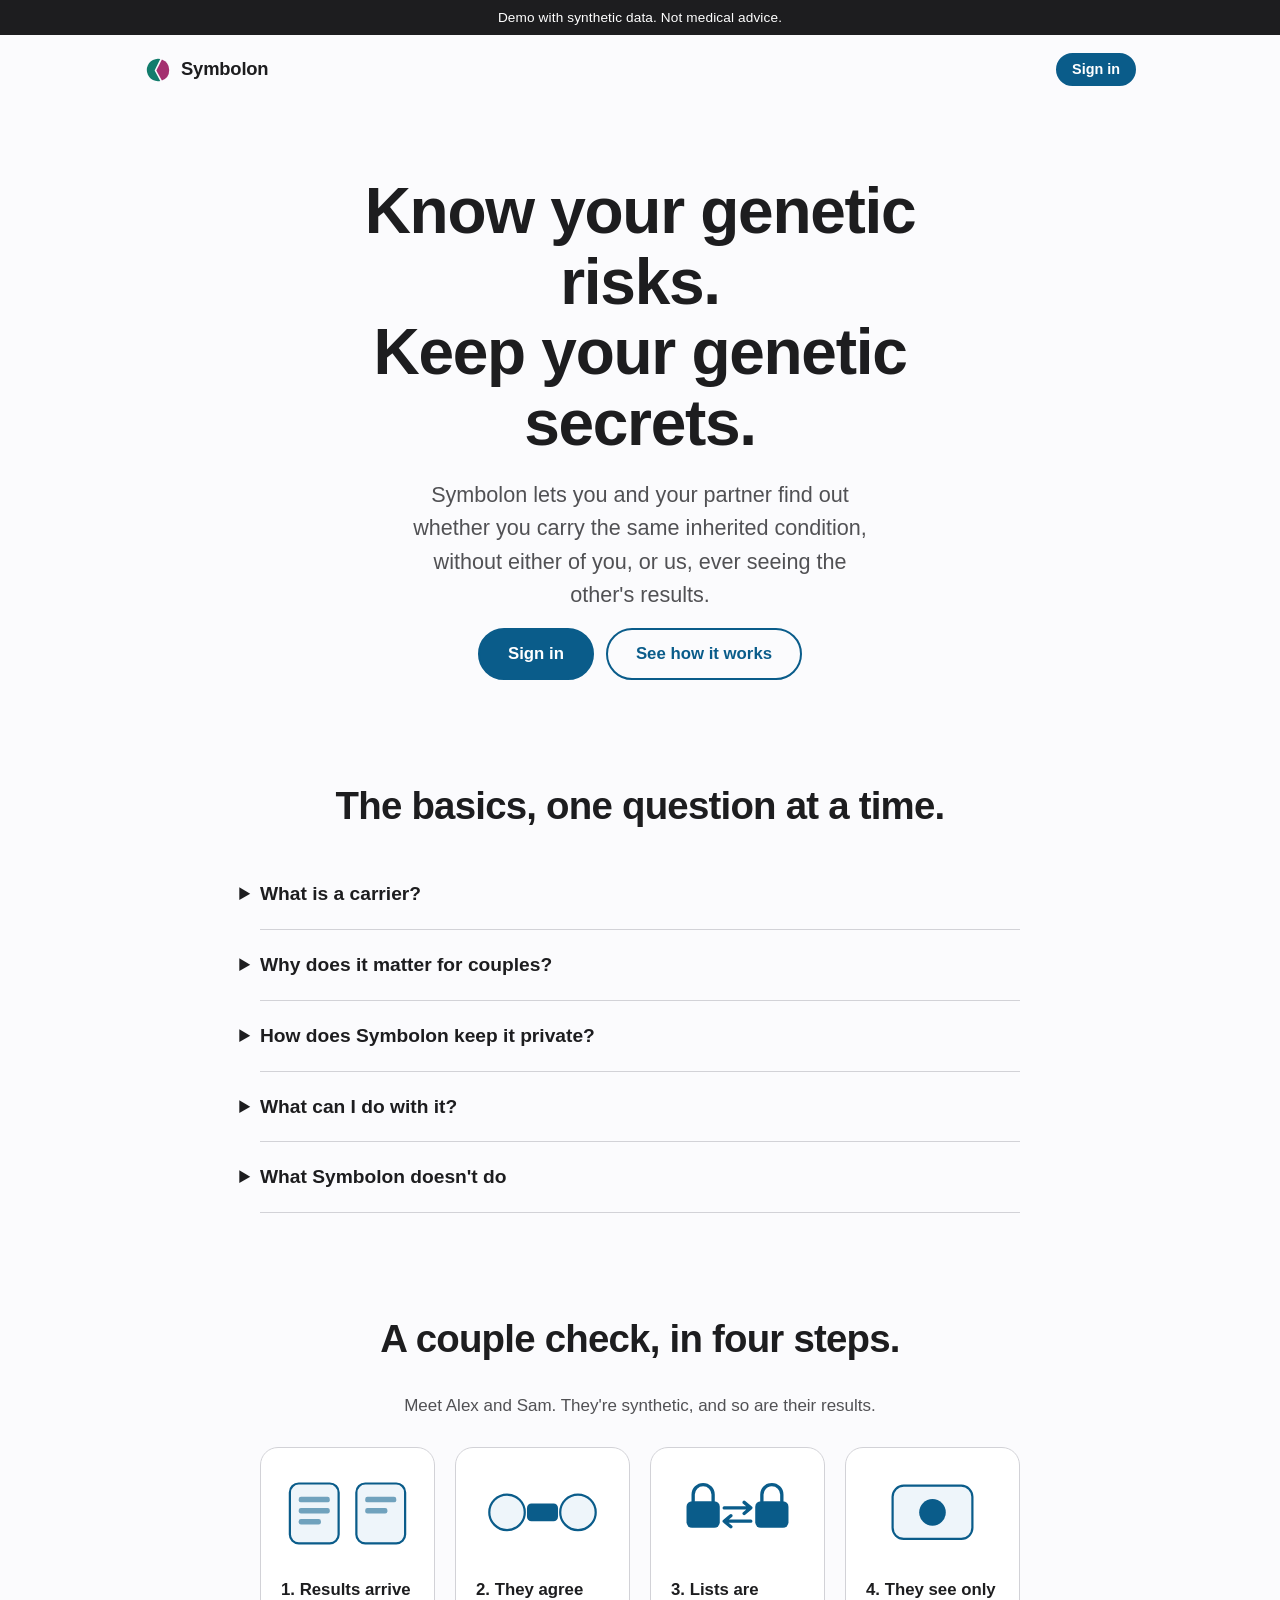
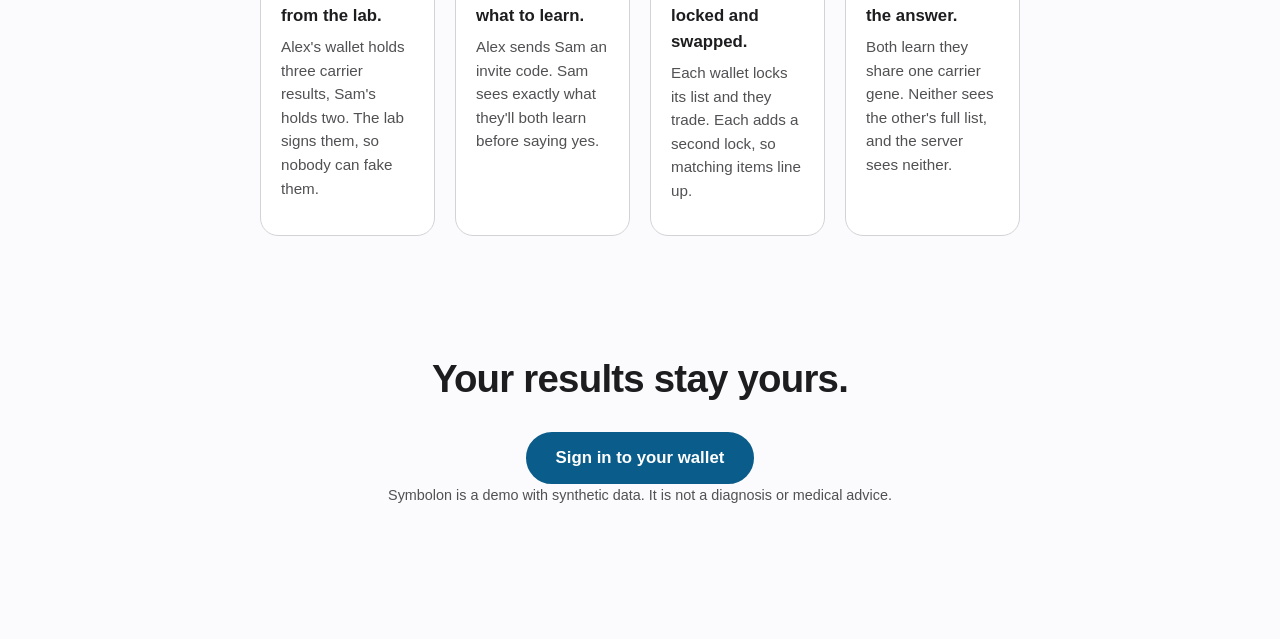
<file: wallet/static/index.html>
<!doctype html>
<html lang="en">
<head>
  <meta charset="utf-8">
  <meta name="viewport" content="width=device-width, initial-scale=1">
  <title>Symbolon: know your genetic risks, keep your genetic secrets</title>
  <link rel="stylesheet" href="styles.css">
  <link rel="icon" href="logo.svg" type="image/svg+xml">
  <!-- Trial links arrive as /#present=<id>; forward them to the signed-in app. -->
  <script src="landing.js"></script>
</head>
<body class="landing">
  <div class="banner" role="note">Demo with synthetic data. Not medical advice.</div>
  <header class="top">
    <span class="brand"><img class="logo" src="logo.svg" alt="" width="28" height="28">Symbolon</span>
    <nav aria-label="Main"><a class="btn small primary" href="/signin">Sign in</a></nav>
  </header>

  <main id="main">
    <section class="hero reveal">
      <h1>Know your genetic risks.<br>Keep your genetic secrets.</h1>
      <p class="hero-sub">Symbolon lets you and your partner find out whether you carry the same inherited condition, without either of you, or us, ever seeing the other's results.</p>
      <div class="actions center">
        <a class="btn primary large" href="/signin">Sign in</a>
        <a class="btn secondary large" href="#how">See how it works</a>
      </div>
    </section>

    <section class="learn reveal" aria-labelledby="learn-title">
      <h2 id="learn-title">The basics, one question at a time.</h2>

      <details>
        <summary>What is a carrier?</summary>
        <div class="answer">
          <p>You have two copies of almost every gene, one from each parent. A carrier has one copy that doesn't work and one that does.</p>
          <p>Carriers are healthy. Most people carry a few of these changes and never know it.</p>
        </div>
      </details>

      <details>
        <summary>Why does it matter for couples?</summary>
        <div class="answer">
          <p>Some conditions only affect a child who gets a non-working copy from both parents. If both partners carry the same gene, each pregnancy has a 25% (1 in 4) chance of a child being affected.</p>
          <p>That is a chance, not a certainty. Options exist, and a genetic counselor can explain them.</p>
        </div>
      </details>

      <details>
        <summary>How does Symbolon keep it private?</summary>
        <div class="answer">
          <p>Picture each of you putting a padlock on every item on your list, then swapping lists. Each of you adds a second padlock to the other's items.</p>
          <p>An item with both padlocks looks the same no matter whose lock went on first. So matching items line up, and nothing is ever unlocked. Your list stays on your device, and the server in the middle only ever sees locked items.</p>
        </div>
      </details>

      <details>
        <summary>What can I do with it?</summary>
        <div class="answer">
          <ul>
            <li><strong>Couple check.</strong> Learn whether you share a carrier gene, either how many or which ones, as you both agree.</li>
            <li><strong>Trial eligibility.</strong> Show a clinical trial one lab-verified finding, and nothing else.</li>
            <li><strong>Later.</strong> The same idea could help with donor matching or community screening.</li>
          </ul>
        </div>
      </details>

      <details>
        <summary>What Symbolon doesn't do</summary>
        <div class="answer">
          <ul>
            <li>It doesn't diagnose anything, and it isn't medical advice.</li>
            <li>It never tells anyone whether to marry or have children.</li>
            <li>"No match" means lower risk for the conditions tested, not zero risk. Conditions that weren't tested aren't covered.</li>
          </ul>
        </div>
      </details>
    </section>

    <section id="how" class="how reveal" aria-labelledby="how-title" tabindex="-1">
      <h2 id="how-title">A couple check, in four steps.</h2>
      <p class="muted center">Meet Alex and Sam. They're synthetic, and so are their results.</p>
      <ol class="walk">
        <li class="walk-step">
          <svg viewBox="0 0 120 80" role="img" aria-label="Two wallets, each holding a list from the lab">
            <rect x="8" y="14" width="44" height="54" rx="8" class="ill-card"/>
            <rect x="68" y="14" width="44" height="54" rx="8" class="ill-card"/>
            <rect x="16" y="26" width="28" height="5" rx="2" class="ill-line"/><rect x="16" y="36" width="28" height="5" rx="2" class="ill-line"/><rect x="16" y="46" width="20" height="5" rx="2" class="ill-line"/>
            <rect x="76" y="26" width="28" height="5" rx="2" class="ill-line"/><rect x="76" y="36" width="20" height="5" rx="2" class="ill-line"/>
          </svg>
          <h3>1. Results arrive from the lab.</h3>
          <p>Alex's wallet holds three carrier results, Sam's holds two. The lab signs them, so nobody can fake them.</p>
        </li>
        <li class="walk-step">
          <svg viewBox="0 0 120 80" role="img" aria-label="An invite code passed from one person to another">
            <circle cx="28" cy="40" r="16" class="ill-card"/><circle cx="92" cy="40" r="16" class="ill-card"/>
            <rect x="46" y="32" width="28" height="16" rx="4" class="ill-accent"/>
          </svg>
          <h3>2. They agree what to learn.</h3>
          <p>Alex sends Sam an invite code. Sam sees exactly what they'll both learn before saying yes.</p>
        </li>
        <li class="walk-step">
          <svg viewBox="0 0 120 80" role="img" aria-label="Two padlocked lists swapping places">
            <rect x="14" y="30" width="30" height="24" rx="5" class="ill-accent"/><path d="M20 30 v-6 a9 9 0 0 1 18 0 v6" class="ill-stroke"/>
            <rect x="76" y="30" width="30" height="24" rx="5" class="ill-accent"/><path d="M82 30 v-6 a9 9 0 0 1 18 0 v6" class="ill-stroke"/>
            <path d="M48 36 h24 M66 31 l6 5 l-6 5 M72 48 h-24 M54 43 l-6 5 l6 5" class="ill-stroke"/>
          </svg>
          <h3>3. Lists are locked and swapped.</h3>
          <p>Each wallet locks its list and they trade. Each adds a second lock, so matching items line up.</p>
        </li>
        <li class="walk-step">
          <svg viewBox="0 0 120 80" role="img" aria-label="One matching item highlighted">
            <rect x="24" y="16" width="72" height="48" rx="10" class="ill-card"/>
            <circle cx="60" cy="40" r="12" class="ill-accent"/>
          </svg>
          <h3>4. They see only the answer.</h3>
          <p>Both learn they share one carrier gene. Neither sees the other's full list, and the server sees neither.</p>
        </li>
      </ol>
    </section>

    <section class="closing reveal">
      <h2>Your results stay yours.</h2>
      <div class="actions center"><a class="btn primary large" href="/signin">Sign in to your wallet</a></div>
      <p class="small muted center">Symbolon is a demo with synthetic data. It is not a diagnosis or medical advice.</p>
    </section>
  </main>
</body>
</html>
</file>
<file: wallet/static/styles.css>
/* Symbolon: calm and spacious. Blues and greys with restrained semantic result colours.
   Text contrast is at least 4.5:1. Motion is subtle and off under reduced motion. */
:root {
  --bg: #fbfbfd;
  --card: #ffffff;
  --ink: #1d1d1f;
  --muted: #515154;
  --line: #d2d2d7;
  --accent: #0a5c8a;
  --accent-ink: #ffffff;
  --soft: #eef5fa;
  --done: #2f6f5e;
  --result-clear-bg: #edf8f4;
  --result-shared: #8f2f2f;
  --result-shared-bg: #fdf1f1;
  --notice-bg: #fff6e0;
  --notice-line: #b7891f;
  --radius: 18px;
  font-family: -apple-system, BlinkMacSystemFont, "Segoe UI", Roboto, "Helvetica Neue", Helvetica, Arial, sans-serif;
  color: var(--ink);
  background: var(--bg);
  -webkit-font-smoothing: antialiased;
}

* { box-sizing: border-box; }
body { margin: 0; line-height: 1.55; font-size: 17px; }
a { color: var(--accent); }

.banner {
  background: var(--ink);
  color: #ffffff;
  text-align: center;
  padding: 7px 12px;
  font-size: 0.85rem;
  letter-spacing: 0.01em;
  position: sticky;
  top: 0;
  z-index: 10;
}

.top {
  display: flex;
  justify-content: space-between;
  align-items: center;
  gap: 12px;
  max-width: 1040px;
  margin: 0 auto;
  padding: 18px 24px;
}
.brand { font-weight: 700; font-size: 1.15rem; color: var(--ink); text-decoration: none; letter-spacing: -0.01em;
  display: inline-flex; align-items: center; gap: 9px; }
.brand .logo { width: 28px; height: 28px; flex: none; }

/* Slim app navigation */
.appnav { display: flex; gap: 4px; flex-wrap: wrap; margin-right: auto; margin-left: 16px; }
.appnav button {
  font: inherit; font-size: 0.95rem; background: none; border: 0; cursor: pointer;
  color: var(--muted); padding: 6px 12px; border-radius: 999px;
}
.appnav button:hover { color: var(--ink); background: #f0f0f3; }
.appnav button[aria-current="page"] { color: var(--accent); background: var(--soft); font-weight: 600; }
.appnav button:focus-visible { outline: 3px solid #f0b429; outline-offset: 2px; }
@media (max-width: 640px) {
  .top { flex-wrap: wrap; }
  .appnav { order: 3; width: 100%; margin: 4px 0 0; }
}
.who-wrap { display: flex; align-items: center; gap: 12px; }
.who { color: var(--muted); font-size: 0.95rem; }

main { max-width: 720px; margin: 0 auto; padding: 8px 24px 72px; outline: none; }
main.narrow { max-width: 480px; }

h1 {
  font-size: clamp(2rem, 5vw, 2.8rem);
  line-height: 1.1;
  letter-spacing: -0.02em;
  margin: 28px 0 14px;
  outline: none;
}
h2 { font-size: 1.3rem; letter-spacing: -0.01em; margin: 0 0 10px; }
h3 { font-size: 1.05rem; margin: 18px 0 6px; }
p { margin: 0 0 12px; }

.card {
  background: var(--card);
  border: 1px solid var(--line);
  border-radius: var(--radius);
  padding: 24px;
  margin: 0 0 20px;
}
.card.soft { background: var(--soft); border-color: transparent; }
.card-head { display: flex; justify-content: space-between; align-items: center; gap: 10px; flex-wrap: wrap; }

.muted { color: var(--muted); }
.small { font-size: 0.9rem; }
.lead { font-size: 1.2rem; line-height: 1.45; }
.center { text-align: center; justify-content: center; }

.actions { display: flex; flex-wrap: wrap; gap: 12px; align-items: center; margin-top: 16px; }

.btn {
  font: inherit;
  font-weight: 600;
  border-radius: 999px;
  padding: 11px 22px;
  border: 2px solid var(--accent);
  cursor: pointer;
  text-decoration: none;
  display: inline-block;
  line-height: 1.2;
}
.btn.primary { background: var(--accent); color: var(--accent-ink); }
.btn.secondary { background: transparent; color: var(--accent); }
.btn.small { padding: 6px 14px; font-size: 0.9rem; }
.btn.large { padding: 14px 28px; font-size: 1.05rem; }
.btn:disabled { opacity: 0.55; cursor: not-allowed; }
.btn:focus-visible, input:focus-visible, a:focus-visible, summary:focus-visible, select:focus-visible {
  outline: 3px solid #f0b429;
  outline-offset: 3px;
}

fieldset { border: 0; padding: 0; margin: 0 0 8px; }
legend { font-weight: 600; margin-bottom: 10px; }
/* Mode options: the whole box is the label; the chosen box is highlighted. */
label.option {
  display: flex; gap: 14px; align-items: center;
  margin: 0 0 10px; padding: 16px 18px;
  border: 1.5px solid var(--line); border-radius: 14px;
  font-weight: 400; cursor: pointer;
  transition: border-color 0.15s, background 0.15s;
}
label.option:hover { border-color: var(--accent); }
label.option input { margin: 0; width: 18px; height: 18px; flex: none; accent-color: var(--accent); }
label.option:has(input:checked) { border-color: var(--accent); background: var(--soft); }
label.option:has(input:focus-visible) { outline: 3px solid #f0b429; outline-offset: 2px; }
.option-text { display: flex; flex-direction: column; gap: 2px; }

label { font-weight: 600; display: block; margin: 12px 0 6px; }
input[type=email], input[type=password], input[type=text] {
  font: inherit;
  width: 100%;
  padding: 11px 14px;
  border: 1px solid var(--line);
  border-radius: 12px;
  background: #fff;
}
.code-input {
  font: 1.4rem ui-monospace, SFMono-Regular, Menlo, Consolas, monospace;
  letter-spacing: 0.2em;
  text-transform: uppercase;
  padding: 10px 14px;
  border: 1px solid var(--line);
  border-radius: 12px;
  width: 12ch;
}
.code {
  font: 700 2rem ui-monospace, SFMono-Regular, Menlo, Consolas, monospace;
  letter-spacing: 0.25em;
  background: var(--soft);
  border-radius: 14px;
  padding: 12px 18px;
  display: inline-block;
}

.chips { list-style: none; padding: 0; display: flex; flex-wrap: wrap; gap: 8px; margin: 10px 0; }
.chip { background: var(--soft); color: var(--accent); border-radius: 999px; padding: 5px 14px; font-weight: 600; }
.tag { display: inline-block; background: var(--soft); color: var(--accent); border-radius: 999px; padding: 3px 12px; font-size: 0.8rem; font-weight: 600; }

.notice {
  background: var(--notice-bg);
  border-left: 4px solid var(--notice-line);
  border-radius: 12px;
  padding: 12px 16px;
  margin: 12px 0;
}
.notice p { margin: 0; }

.grid2 { display: grid; grid-template-columns: 1fr 1fr; gap: 20px; }
@media (max-width: 680px) { .grid2 { grid-template-columns: 1fr; } }

/* Upload */
.dropzone {
  border: 2px dashed var(--line);
  border-radius: var(--radius);
  padding: 32px 20px;
  text-align: center;
  transition: border-color 0.2s, background 0.2s;
}
.dropzone.over { border-color: var(--accent); background: var(--soft); }
.dropzone label { display: inline-block; margin: 0; }
.sr-only-file { position: absolute; width: 1px; height: 1px; opacity: 0; }
.sr-only-file:focus-visible + * , .dropzone:focus-within { outline: 3px solid #f0b429; outline-offset: 3px; }

/* One-line invite messages and the "What does this mean?" expander */
.one-line { margin: 0 0 4px; }
.code-inline {
  font-family: ui-monospace, SFMono-Regular, Menlo, Consolas, monospace;
  letter-spacing: 0.08em;
  background: var(--soft);
  border-radius: 8px;
  padding: 2px 8px;
  white-space: nowrap;
}
details.explain { margin-top: 12px; }
details.explain > summary { cursor: pointer; color: var(--accent); font-size: 0.9rem; font-weight: 600; width: fit-content; }
.explain-body { margin-top: 8px; padding-left: 12px; border-left: 3px solid var(--soft); }

/* Progress steps */
.steps { list-style: none; padding: 0; margin: 14px 0; display: grid; gap: 10px; }
.step { border: 1px solid var(--line); border-radius: 14px; padding: 12px 16px; display: flex; flex-direction: column; }
.step-name { font-weight: 700; }
.step.now { border-color: var(--accent); background: var(--soft); }
.step.done .step-name { color: var(--done); }
.step.done .step-name::after { content: "  ✓"; }
.step.todo { color: var(--muted); }

/* Result */
.result .mode { background: var(--soft); border-radius: 12px; padding: 10px 14px; }
.result-status {
  display: inline-flex;
  align-items: center;
  gap: 8px;
  width: fit-content;
  max-width: 100%;
  border: 1px solid currentColor;
  border-radius: 999px;
  padding: 7px 12px;
  margin: 16px 0 12px;
  font-weight: 700;
}
.result-status-icon { flex: none; font-size: 1.05rem; line-height: 1; }
.result-status-clear { color: var(--done); background: var(--result-clear-bg); }
.result-status-shared { color: var(--result-shared); background: var(--result-shared-bg); }

/* Privacy details: three plain lines, technical transcript behind a toggle */
.privacy-lines { list-style: none; padding: 0; margin: 0 0 8px; display: grid; gap: 6px; }
.privacy-lines li::before { content: "•  "; color: var(--accent); font-weight: 700; }
details.tech > summary { cursor: pointer; color: var(--accent); font-weight: 600; font-size: 0.95rem; width: fit-content; }
details.tech[open] > summary { margin-bottom: 12px; }
.parties { display: grid; gap: 12px; }
.party { border: 1px solid var(--line); border-radius: 14px; padding: 12px 14px; }
.party h3 { margin-top: 0; }
.party dl { margin: 0; display: grid; grid-template-columns: minmax(8rem, 40%) 1fr; gap: 4px 10px; font-size: 0.9rem; }
.party dt { color: var(--muted); }
.party dd { margin: 0; overflow-wrap: anywhere; }
.hexes { display: flex; flex-wrap: wrap; gap: 4px; }
.hex, .obj { font-family: ui-monospace, SFMono-Regular, Menlo, Consolas, monospace; font-size: 0.85rem; background: #eef1f4; border-radius: 4px; padding: 1px 5px; }

/* Landing */
.landing main { max-width: 1040px; }
.hero { text-align: center; padding: 64px 0 48px; }
.hero h1 { font-size: clamp(2.4rem, 7vw, 4rem); margin: 0 auto 20px; max-width: 16ch; }
.hero-sub { font-size: clamp(1.1rem, 2.4vw, 1.35rem); color: var(--muted); max-width: 38ch; margin: 0 auto; }
.learn, .how, .closing { max-width: 760px; margin: 0 auto; padding: 48px 0; outline: none; }
.learn h2, .how h2, .closing h2 { font-size: clamp(1.7rem, 4vw, 2.4rem); text-align: center; letter-spacing: -0.02em; margin-bottom: 24px; }
.learn details { border-bottom: 1px solid var(--line); padding: 4px 0; }
.learn summary { font-size: 1.2rem; font-weight: 600; padding: 16px 0; cursor: pointer; list-style-position: outside; }
.learn .answer { padding: 0 0 16px; color: var(--muted); }
.walk { list-style: none; padding: 0; display: grid; grid-template-columns: repeat(4, 1fr); gap: 20px; margin-top: 28px; }
@media (max-width: 860px) { .walk { grid-template-columns: 1fr 1fr; } }
@media (max-width: 520px) { .walk { grid-template-columns: 1fr; } }
.walk-step { background: var(--card); border: 1px solid var(--line); border-radius: var(--radius); padding: 20px; }
.walk-step svg { width: 100%; height: auto; max-height: 90px; }
.walk-step h3 { margin-top: 12px; }
.walk-step p { color: var(--muted); font-size: 0.95rem; }
.ill-card { fill: var(--soft); stroke: var(--accent); stroke-width: 2; }
.ill-line { fill: var(--accent); opacity: 0.55; }
.ill-accent { fill: var(--accent); }
.ill-stroke { fill: none; stroke: var(--accent); stroke-width: 3; stroke-linecap: round; stroke-linejoin: round; }

.sr-only {
  position: absolute; width: 1px; height: 1px; padding: 0; margin: -1px;
  overflow: hidden; clip: rect(0, 0, 0, 0); white-space: nowrap; border: 0;
}

/* Subtle motion */
.reveal { animation: reveal 0.45s ease-out both; }
@keyframes reveal { from { opacity: 0; transform: translateY(8px); } to { opacity: 1; transform: none; } }
@media (prefers-reduced-motion: reduce) {
  * { transition: none !important; animation: none !important; scroll-behavior: auto !important; }
}

@media (max-width: 480px) {
  body { font-size: 16px; }
  .top { padding: 14px 16px; }
  main { padding: 4px 16px 56px; }
  .card { padding: 18px; }
  .code { font-size: 1.5rem; }
}
</file>
